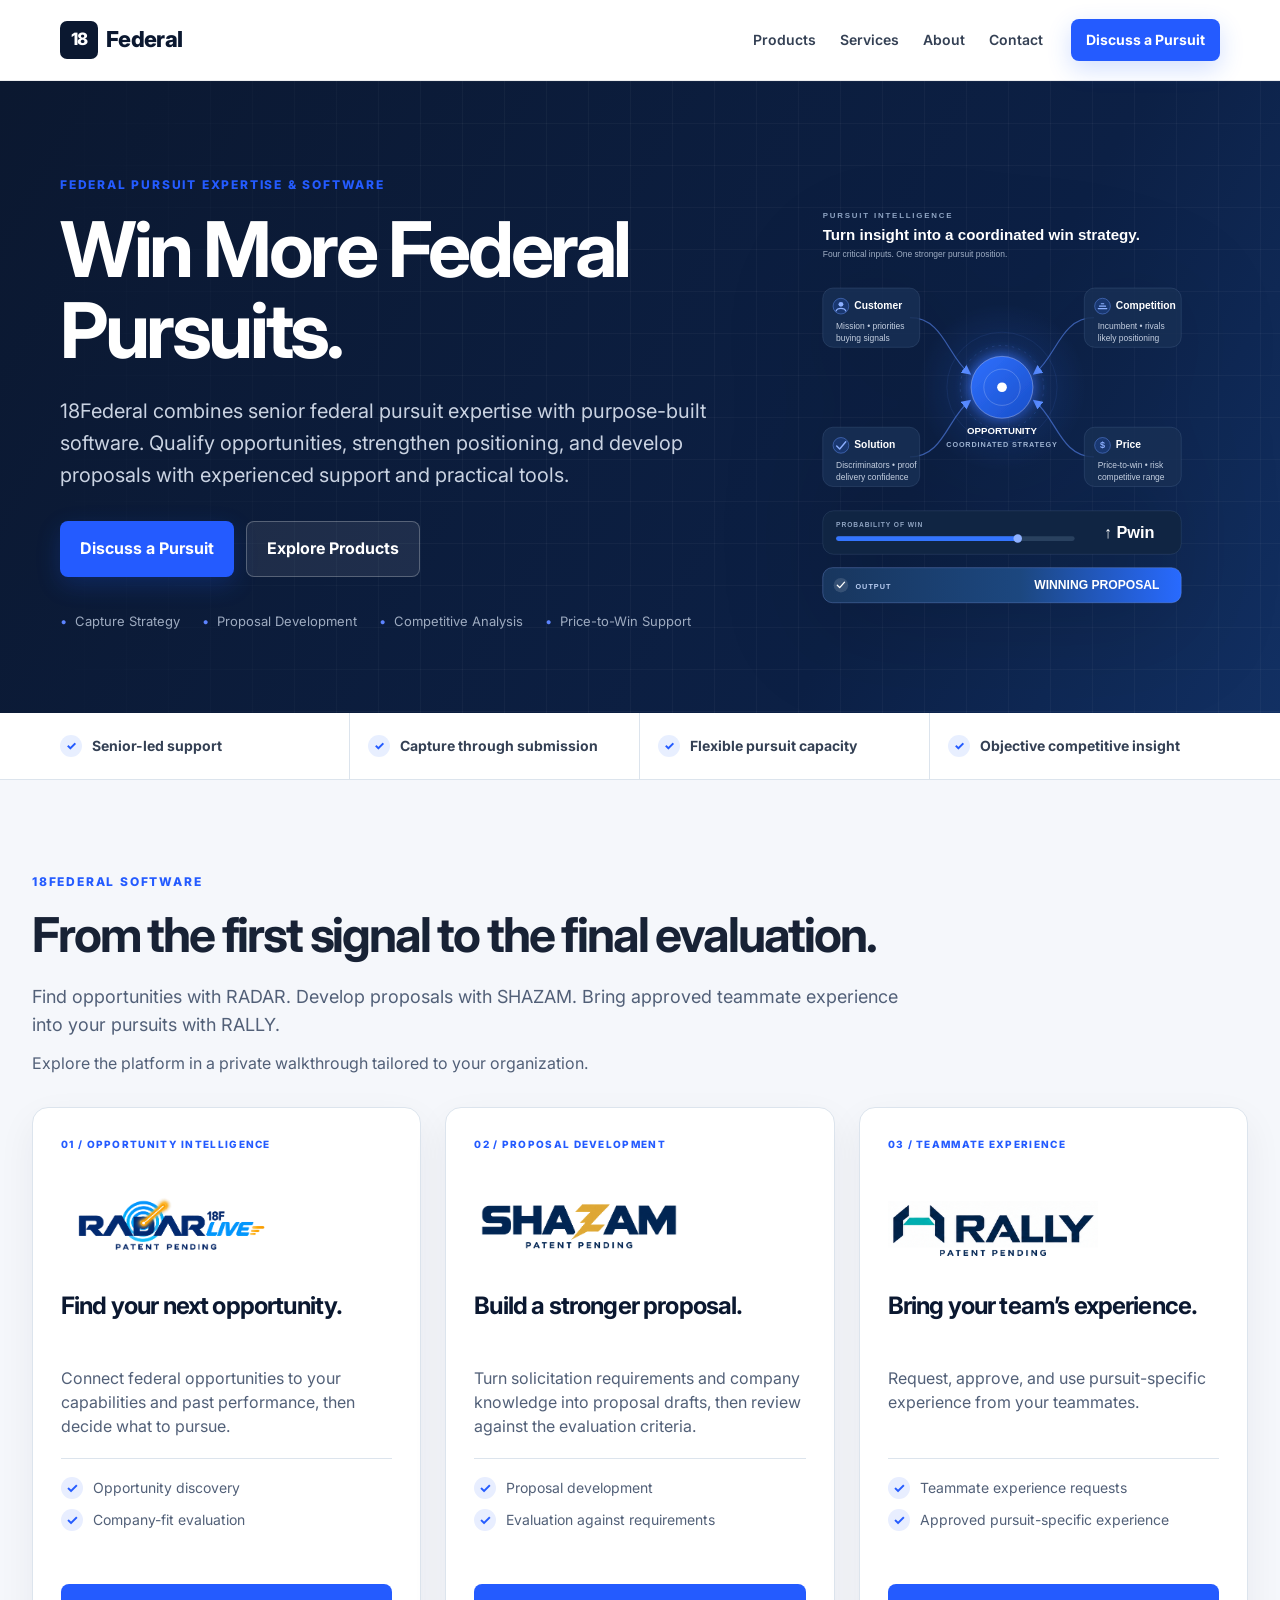
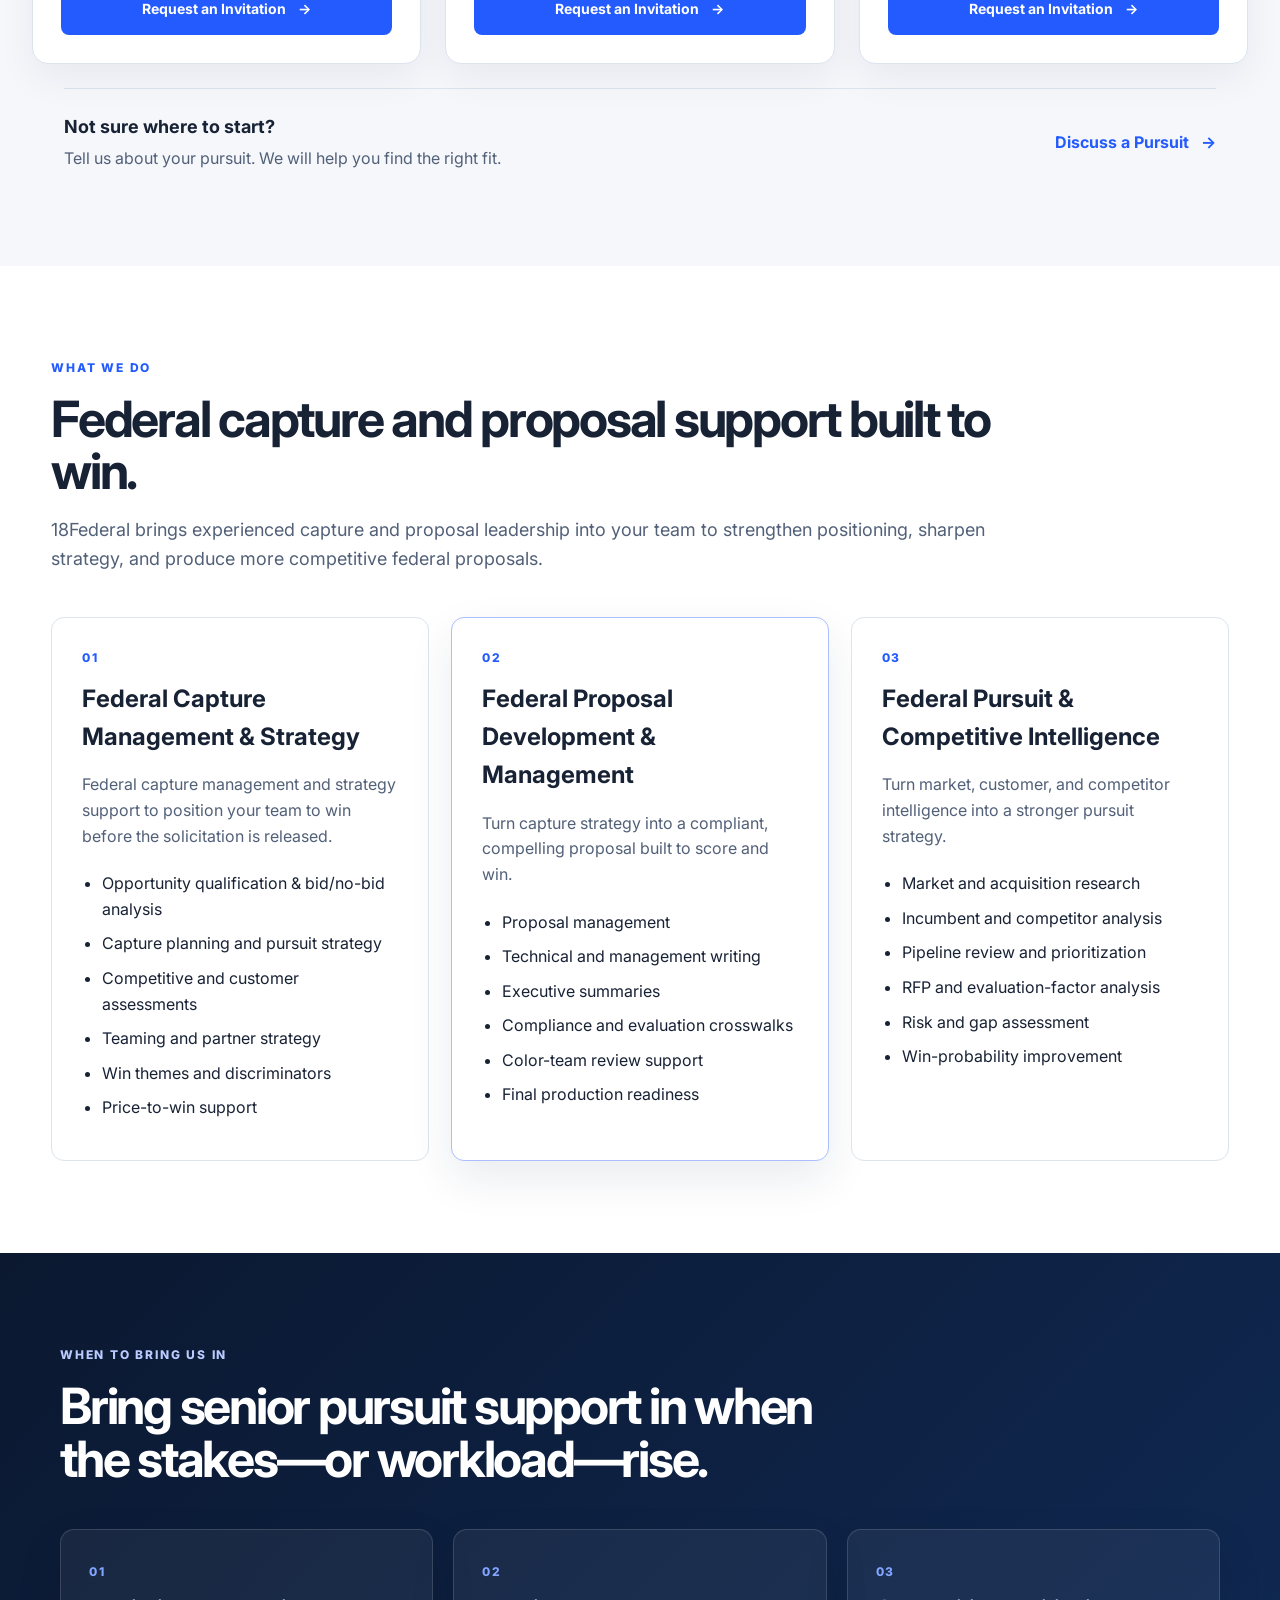
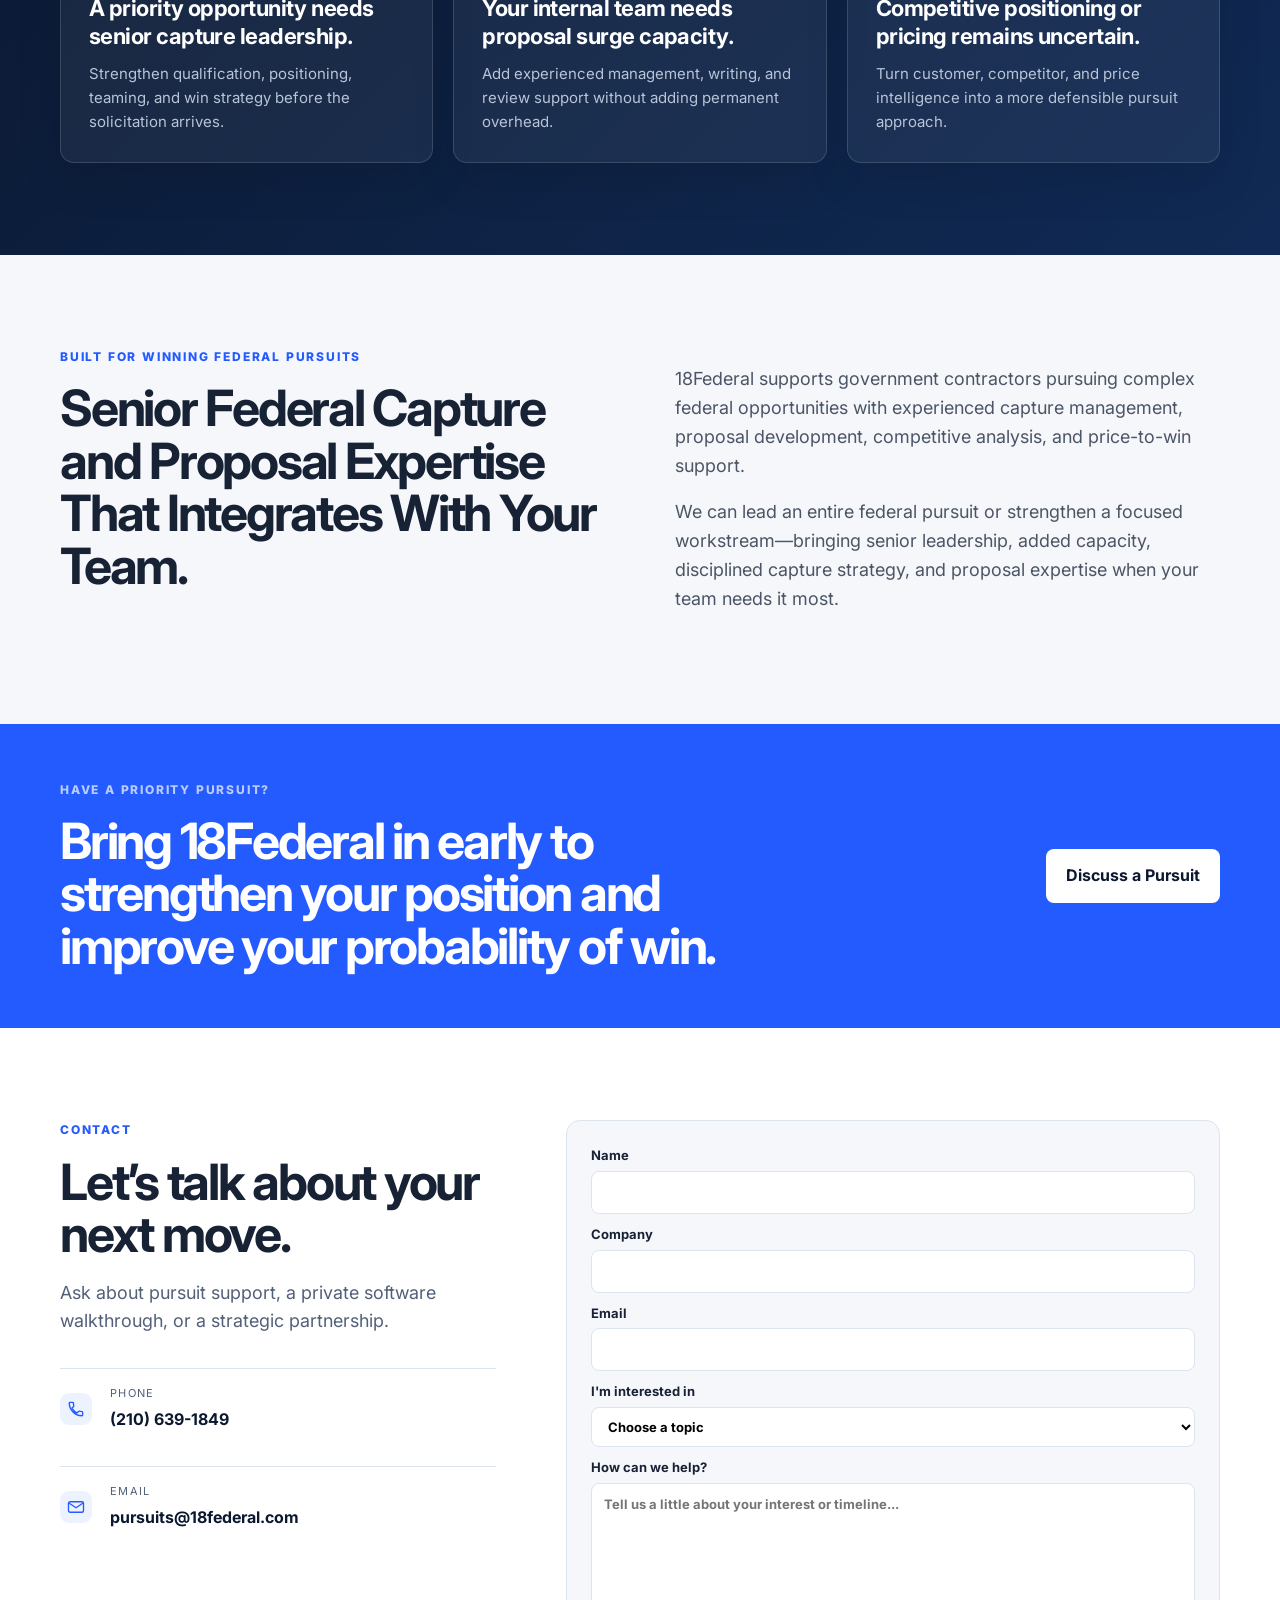
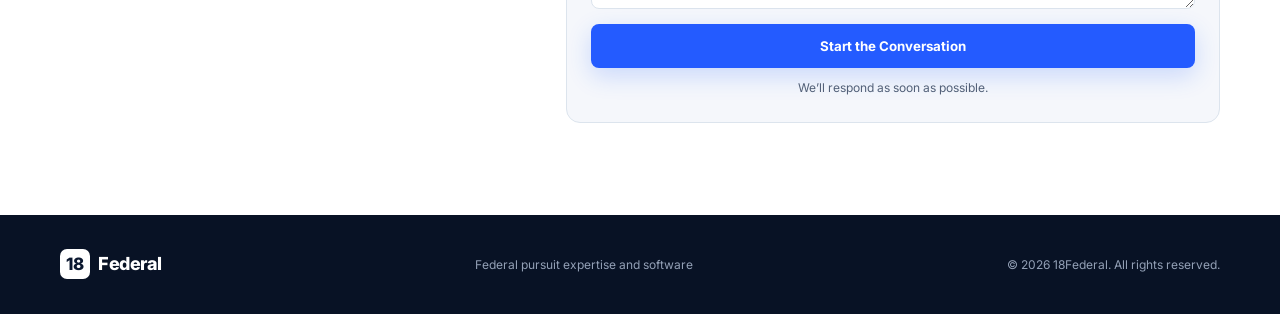
<file: index.html>
<!DOCTYPE html>
<html lang="en">
<head>
  <meta charset="UTF-8" />
  <meta name="viewport" content="width=device-width, initial-scale=1.0" />
  <link rel="icon" type="image/svg+xml" href="18federal-favicon.svg?v=20261004-1" />
 <title>18Federal | Federal Pursuit Expertise and Software</title>
  <meta name="description" content="18Federal combines senior federal capture and proposal expertise with RADAR opportunity intelligence, SHAZAM proposal software, and RALLY teammate experience." />
 <meta property="og:title" content="Federal Pursuit Expertise and Software | 18Federal" />
<meta property="og:description" content="Senior federal pursuit expertise alongside RADAR, SHAZAM, and RALLY software." />
<meta property="og:type" content="website" />
<meta property="og:url" content="https://18federal.com/" />

  <meta property="og:image" content="https://18federal.com/18federal-social.png" />
  <meta property="og:image:width" content="1200" />
<meta property="og:image:height" content="630" />
<meta name="twitter:card" content="summary_large_image" />
  <link rel="preconnect" href="https://fonts.googleapis.com">
  <link rel="preconnect" href="https://fonts.gstatic.com" crossorigin>
  <link href="https://fonts.googleapis.com/css2?family=Inter:wght@400;500;600;700;800&display=swap" rel="stylesheet">
  <link rel="stylesheet" href="styles.css?v=20261002-1" />
</head>
<body>
  <header class="site-header">
    <div class="container nav-wrap">
      <a class="brand" href="#home" aria-label="18Federal home">
        <span class="brand-mark">18</span><span class="brand-text">Federal</span>
      </a>
      <button class="menu-toggle" type="button" aria-expanded="false" aria-controls="primary-nav">Menu</button>
      <nav class="nav" id="primary-nav" aria-label="Main navigation">
        <a href="#products">Products</a>
        <a href="#services">Services</a>
        <a href="#about">About</a>
        <a href="#contact">Contact</a>
      </nav>
      <a class="btn btn-sm btn-primary" href="#contact">Discuss a Pursuit</a>
    </div>
  </header>

  <main>
    <section class="hero" id="home">
      <div class="hero-grid"></div>
      <div class="container hero-inner">
        <div class="hero-copy">
          <div class="eyebrow">Federal Pursuit Expertise & Software</div>
          <h1>Win More Federal Pursuits.</h1>
          <p class="hero-sub">
            18Federal combines senior federal pursuit expertise with purpose-built software. Qualify opportunities, strengthen positioning, and develop proposals with experienced support and practical tools.
          </p>
          <div class="hero-actions">
            <a class="btn btn-primary" href="#contact">Discuss a Pursuit</a>
            <a class="btn btn-secondary" href="#products">Explore Products</a>
          </div>
          <div class="trust-line">
            <span>Capture Strategy</span>
            <span>Proposal Development</span>
            <span>Competitive Analysis</span>
            <span>Price-to-Win Support</span>
          </div>
        </div>
        <div class="hero-graphic">
          <img src="18federal-pursuit-intelligence.svg?v=20260929-2" alt="Customer, competition, solution, and price intelligence converging into a winning federal proposal" />
        </div>
      </div>
    </section>

    <section class="credibility-strip" aria-label="18Federal engagement strengths">
      <div class="container credibility-grid">
        <div class="credibility-item"><span aria-hidden="true">✓</span><strong>Senior-led support</strong></div>
        <div class="credibility-item"><span aria-hidden="true">✓</span><strong>Capture through submission</strong></div>
        <div class="credibility-item"><span aria-hidden="true">✓</span><strong>Flexible pursuit capacity</strong></div>
        <div class="credibility-item"><span aria-hidden="true">✓</span><strong>Objective competitive insight</strong></div>
      </div>
    </section>

    <section class="section products-section" id="products" aria-labelledby="products-title">
      <div class="container">
        <div class="section-heading">
          <div class="eyebrow">18FEDERAL SOFTWARE</div>
          <h2 id="products-title">From the first signal to the final evaluation.</h2>
          <p>Find opportunities with RADAR. Develop proposals with SHAZAM. Bring approved teammate experience into your pursuits with RALLY.</p>
          <p class="product-support">Explore the platform in a private walkthrough tailored to your organization.</p>
        </div>
        <div class="product-grid">
          <article class="product-card" aria-labelledby="radar-title">
            <div class="eyebrow">01 / OPPORTUNITY INTELLIGENCE</div>
            <div class="product-logo"><img src="radar-patent-pending.png" alt="RADAR Live by 18Federal — Patent Pending" /></div>
            <h3 id="radar-title">Find your next opportunity.</h3>
            <p class="product-description">Connect federal opportunities to your capabilities and past performance, then decide what to pursue.</p>
            <ul class="product-capabilities"><li><span aria-hidden="true">✓</span>Opportunity discovery</li><li><span aria-hidden="true">✓</span>Company-fit evaluation</li></ul>
            <a class="btn btn-primary invitation-trigger" href="#contact" data-product="RADAR" aria-label="Request an Invitation for RADAR">Request an Invitation <span aria-hidden="true">→</span></a>
          </article>
          <article class="product-card" aria-labelledby="shazam-title">
            <div class="eyebrow">02 / PROPOSAL DEVELOPMENT</div>
            <div class="product-logo"><img src="shazam-patent-pending.png" alt="SHAZAM — Patent Pending" /></div>
            <h3 id="shazam-title">Build a stronger proposal.</h3>
            <p class="product-description">Turn solicitation requirements and company knowledge into proposal drafts, then review against the evaluation criteria.</p>
            <ul class="product-capabilities"><li><span aria-hidden="true">✓</span>Proposal development</li><li><span aria-hidden="true">✓</span>Evaluation against requirements</li></ul>
            <a class="btn btn-primary invitation-trigger" href="#contact" data-product="SHAZAM" aria-label="Request an Invitation for SHAZAM">Request an Invitation <span aria-hidden="true">→</span></a>
          </article>
          <article class="product-card" aria-labelledby="rally-title">
            <div class="eyebrow">03 / TEAMMATE EXPERIENCE</div>
            <div class="product-logo"><svg viewBox="245 665 660 145" role="img" aria-label="RALLY — Patent Pending" style="overflow:visible"><defs><clipPath id="rally-art-clip"><rect x="245" y="665" width="660" height="145" /></clipPath><clipPath id="rally-caption-clip"><rect x="408.33" y="818" width="333.34" height="19.75" /></clipPath></defs><g clip-path="url(#rally-art-clip)"><image href="rally-approved-brand.png" width="1672" height="941" /></g><g clip-path="url(#rally-caption-clip)"><image href="shazam-patent-pending.png" x="244.54672" y="651.48193" width="659.99497" height="219.99832" /></g></svg></div>
            <h3 id="rally-title">Bring your team’s experience.</h3>
            <p class="product-description">Request, approve, and use pursuit-specific experience from your teammates.</p>
            <ul class="product-capabilities"><li><span aria-hidden="true">✓</span>Teammate experience requests</li><li><span aria-hidden="true">✓</span>Approved pursuit-specific experience</li></ul>
            <a class="btn btn-primary invitation-trigger" href="#contact" data-product="RALLY" aria-label="Request an Invitation for RALLY">Request an Invitation <span aria-hidden="true">→</span></a>
          </article>
        </div>
        <div class="product-helper"><div><h3>Not sure where to start?</h3><p>Tell us about your pursuit. We will help you find the right fit.</p></div><a class="text-link" href="#contact">Discuss a Pursuit <span aria-hidden="true">→</span></a></div>
      </div>
    </section>

    <section class="section" id="services">
      <div class="container">
        <div class="section-heading">
          <div class="eyebrow">What We Do</div>
         <h2>Federal capture and proposal support built to win.</h2>
         <p>18Federal brings experienced capture and proposal leadership into your team to strengthen positioning, sharpen strategy, and produce more competitive federal proposals.</p>
        </div>

        <div class="service-grid">
          <article class="service-card">
            <div class="service-number">01</div>
           <h3>Federal Capture Management & Strategy</h3>
           <p>Federal capture management and strategy support to position your team to win before the solicitation is released.</p>
            <ul>
              <li>Opportunity qualification & bid/no-bid analysis</li>
              <li>Capture planning and pursuit strategy</li>
              <li>Competitive and customer assessments</li>
              <li>Teaming and partner strategy</li>
              <li>Win themes and discriminators</li>
              <li>Price-to-win support</li>
            </ul>
          </article>

          <article class="service-card featured">
            <div class="service-number">02</div>
           <h3>Federal Proposal Development & Management</h3>
          <p>Turn capture strategy into a compliant, compelling proposal built to score and win.</p>
            <ul>
              <li>Proposal management</li>
              <li>Technical and management writing</li>
              <li>Executive summaries</li>
              <li>Compliance and evaluation crosswalks</li>
              <li>Color-team review support</li>
              <li>Final production readiness</li>
            </ul>
          </article>

          <article class="service-card">
            <div class="service-number">03</div>
           <h3>Federal Pursuit & Competitive Intelligence</h3>
            <p>Turn market, customer, and competitor intelligence into a stronger pursuit strategy.</p>
            <ul>
              <li>Market and acquisition research</li>
              <li>Incumbent and competitor analysis</li>
              <li>Pipeline review and prioritization</li>
              <li>RFP and evaluation-factor analysis</li>
              <li>Risk and gap assessment</li>
              <li>Win-probability improvement</li>
            </ul>
          </article>
        </div>
      </div>
    </section>

    <section class="section timing-section" aria-labelledby="timing-title">
      <div class="container">
        <div class="section-heading timing-heading">
          <div class="eyebrow light">When to Bring Us In</div>
          <h2 id="timing-title">Bring senior pursuit support in when the stakes—or workload—rise.</h2>
        </div>
        <div class="timing-grid">
          <article class="timing-card">
            <span>01</span>
            <h3>A priority opportunity needs senior capture leadership.</h3>
            <p>Strengthen qualification, positioning, teaming, and win strategy before the solicitation arrives.</p>
          </article>
          <article class="timing-card">
            <span>02</span>
            <h3>Your internal team needs proposal surge capacity.</h3>
            <p>Add experienced management, writing, and review support without adding permanent overhead.</p>
          </article>
          <article class="timing-card">
            <span>03</span>
            <h3>Competitive positioning or pricing remains uncertain.</h3>
            <p>Turn customer, competitor, and price intelligence into a more defensible pursuit approach.</p>
          </article>
        </div>
      </div>
    </section>

    <section class="section alt" id="about">
      <div class="container about-grid">
        <div>
         <div class="eyebrow">BUILT FOR WINNING FEDERAL PURSUITS</div>
          <h2>Senior Federal Capture and Proposal Expertise That Integrates With Your Team.</h2>
        </div>
        <div class="about-copy">
          <p>
            18Federal supports government contractors pursuing complex federal opportunities with experienced capture management, proposal development, competitive analysis, and price-to-win support.
          </p>
          <p>
            We can lead an entire federal pursuit or strengthen a focused workstream—bringing senior leadership, added capacity, disciplined capture strategy, and proposal expertise when your team needs it most.
          </p>
        </div>
      </div>
    </section>

    <section class="cta-band">
      <div class="container cta-inner">
        <div>
          <div class="eyebrow light">Have a priority pursuit?</div>
    <h2>Bring 18Federal in early to strengthen your position and improve your probability of win.</h2>
        </div>
        <a class="btn btn-light" href="#contact">Discuss a Pursuit</a>
      </div>
    </section>

    <section class="section" id="contact">
      <div class="container contact-grid">
        <div>
          <div class="eyebrow">Contact</div>
          <h2>Let’s talk about your next move.</h2>
          <p class="contact-intro">
           Ask about pursuit support, a private software walkthrough, or a strategic partnership.
          </p>

          <div class="contact-details">
            <div>
              <svg class="contact-icon" viewBox="0 0 24 24" aria-hidden="true">
                <path d="M6.6 10.8a15.5 15.5 0 0 0 6.6 6.6l2.2-2.2a1 1 0 0 1 1-.24c1.1.36 2.25.54 3.45.54a1 1 0 0 1 1 1V20a1 1 0 0 1-1 1C10.55 21 3 13.45 3 4.15a1 1 0 0 1 1-1h3.5a1 1 0 0 1 1 1c0 1.2.18 2.35.54 3.45a1 1 0 0 1-.24 1Z" />
              </svg>
              <small>PHONE</small>
              <strong><a href="tel:+12106391849">(210) 639-1849</a></strong>
            </div>
            <div>
              <svg class="contact-icon" viewBox="0 0 24 24" aria-hidden="true">
                <path d="M4 5h16a2 2 0 0 1 2 2v10a2 2 0 0 1-2 2H4a2 2 0 0 1-2-2V7a2 2 0 0 1 2-2Z" />
                <path d="m3 7 9 6 9-6" />
              </svg>
              <small>EMAIL</small>
              <strong><a href="mailto:pursuits@18federal.com">pursuits@18federal.com</a></strong>
            </div>
          </div>
        </div>

      <form class="contact-form" id="leadForm" action="https://formspree.io/f/xjybgvlz" method="POST">
        <input type="hidden" name="product" id="contact-product" value="" />
        <input type="hidden" name="_next" value="https://18federal.com/#thank-you">
          <label>
            Name
            <input type="text" name="name" required />
          </label>
          <label>
            Company
            <input type="text" name="company" />
          </label>
          <label>
            Email
            <input type="email" name="email" required />
          </label>
          <label>
            I'm interested in
            <select name="interest" required>
              <option value="" selected disabled>Choose a topic</option>
              <option value="Pursuit Support">Pursuit Support</option>
              <option value="Software Invitation">Software Invitation</option>
              <option value="Strategic Partnership">Strategic Partnership</option>
            </select>
          </label>
          <label>
            How can we help?
            <textarea name="message" rows="5" required placeholder="Tell us a little about your interest or timeline..."></textarea>
          </label>
          <button class="btn btn-primary full" type="submit">Start the Conversation</button>
          <p class="form-note" id="formNote">
            We’ll respond as soon as possible.
          </p>
        </form>
      </div>
    </section>
  </main>
<section class="section thank-you-section" id="thank-you">
  <div class="container">
    <div class="section-heading">
      <div class="eyebrow">Thank You</div>
      <h2>Your message has been received.</h2>
      <p>We’ll review the details and follow up shortly.</p>
    </div>
  </div>
</section>
  <footer class="footer">
    <div class="container footer-inner">
      <div class="brand footer-brand"><span class="brand-mark">18</span><span class="brand-text">Federal</span></div>
     <p>Federal pursuit expertise and software</p>
      <p>© <span id="year"></span> 18Federal. All rights reserved.</p>
    </div>
  </footer>
<script type="application/ld+json">
{
  "@context": "https://schema.org",
  "@graph": [
    {
      "@type": "ProfessionalService",
      "@id": "https://18federal.com/#organization",
      "name": "18Federal",
      "url": "https://18federal.com/",
      "description": "Federal capture management, proposal development, competitive analysis, price-to-win, and pursuit support for government contractors.",
      "telephone": "+1-210-639-1849",
      "email": "pursuits@18federal.com",
      "areaServed": {
        "@type": "Country",
        "name": "United States"
      }
    },
    {
      "@type": "Service",
      "name": "Federal Capture and Proposal Support",
      "provider": {
        "@id": "https://18federal.com/#organization"
      },
      "serviceType": [
        "Federal Capture Management",
        "Federal Proposal Development",
        "Price-to-Win Support",
        "Competitive Intelligence",
        "Federal Pursuit Support"
      ],
      "areaServed": {
        "@type": "Country",
        "name": "United States"
      }
    }
  ]
}
</script>
  <script src="script.js?v=20261002-1"></script>
</body>
</html>
</file>
<file: styles.css>
*{box-sizing:border-box}
:root{
  --navy:#0b1830;
  --navy-2:#101f3b;
  --blue:#1f5eff;
  --blue-2:#1747c7;
  --text:#172033;
  --muted:#667085;
  --line:#dfe4ec;
  --soft:#f5f7fb;
  --white:#fff;
}
html{scroll-behavior:smooth}
body{margin:0;font-family:Inter,Arial,sans-serif;color:var(--text);background:#fff;line-height:1.6}
.container{width:min(1160px,92%);margin:0 auto}
.site-header{position:sticky;top:0;z-index:20;background:rgba(255,255,255,.96);backdrop-filter:blur(10px);border-bottom:1px solid rgba(11,24,48,.08)}
.nav-wrap{height:74px;display:flex;align-items:center;gap:28px}
.brand{display:inline-flex;align-items:center;text-decoration:none;color:var(--navy);font-weight:800;letter-spacing:-.04em}
.brand-mark{display:inline-grid;place-items:center;background:var(--navy);color:#fff;width:38px;height:38px;border-radius:7px;margin-right:8px;font-size:17px}
.brand-text{font-size:22px}
.nav{display:flex;gap:24px;margin-left:auto}
.nav a{text-decoration:none;color:#344054;font-size:14px;font-weight:600}
.nav a:hover{color:var(--blue)}
.btn{display:inline-flex;justify-content:center;align-items:center;text-decoration:none;border:0;border-radius:8px;padding:14px 20px;font-weight:700;font-family:inherit;cursor:pointer;transition:.2s}
.btn-sm{padding:10px 15px;font-size:14px}
.btn-primary{background:var(--blue);color:#fff;box-shadow:0 8px 24px rgba(31,94,255,.2)}
.btn-primary:hover{background:var(--blue-2);transform:translateY(-1px)}
.btn-secondary{background:rgba(255,255,255,.08);color:#fff;border:1px solid rgba(255,255,255,.25)}
.btn-light{background:#fff;color:var(--navy)}
.hero{position:relative;overflow:hidden;background:linear-gradient(120deg,var(--navy) 0%,#0c2045 70%,#123063 100%);color:#fff;padding:92px 0 80px}
.hero-grid{position:absolute;inset:0;background-image:linear-gradient(rgba(255,255,255,.035) 1px,transparent 1px),linear-gradient(90deg,rgba(255,255,255,.035) 1px,transparent 1px);background-size:42px 42px;mask-image:linear-gradient(to right,transparent,black 35%,black)}
.hero-inner{position:relative;display:grid;grid-template-columns:1.2fr .8fr;gap:70px;align-items:center}
.eyebrow{text-transform:uppercase;letter-spacing:.15em;font-size:12px;font-weight:800;color:var(--blue);margin-bottom:16px}
.eyebrow.light{color:#b9cbff}
.hero h1,.section h2,.cta-band h2{margin:0;line-height:1.05;letter-spacing:-.045em}
.hero h1{font-size:clamp(48px,6vw,78px);max-width:720px}
.hero-sub{font-size:20px;color:#cad3e2;max-width:720px;margin:24px 0 30px}
.hero-actions{display:flex;gap:12px;flex-wrap:wrap}
.trust-line{display:flex;flex-wrap:wrap;gap:10px 22px;margin-top:34px;color:#9eabc0;font-size:13px}
.trust-line span:before{content:"•";color:#5d84ff;margin-right:8px}
.hero-panel{background:rgba(255,255,255,.055);border:1px solid rgba(255,255,255,.13);padding:26px;border-radius:14px;box-shadow:0 20px 70px rgba(0,0,0,.18)}
.panel-kicker{font-size:11px;letter-spacing:.17em;color:#91a5c8;font-weight:700;margin-bottom:10px}
.panel-step{display:grid;grid-template-columns:42px 1fr;gap:14px;padding:15px 0;border-bottom:1px solid rgba(255,255,255,.1)}
.panel-step span{color:#6d92ff;font-weight:800;font-size:13px}
.panel-step strong{display:block;font-size:17px}
.panel-step small{display:block;color:#9eabc0;margin-top:2px}
.panel-step.final{border-bottom:0}
.hero-graphic{display:flex;align-items:center;justify-content:center}
.hero-graphic img{display:block;width:100%;height:auto;max-height:620px;filter:drop-shadow(0 20px 50px rgba(0,0,0,.18))}
.credibility-strip{background:#fff;border-bottom:1px solid var(--line);box-shadow:0 10px 28px rgba(11,24,48,.04)}
.credibility-grid{display:grid;grid-template-columns:repeat(4,1fr);align-items:stretch}
.credibility-item{display:flex;align-items:center;gap:10px;padding:22px 18px;border-right:1px solid var(--line);color:#344054;font-size:14px;line-height:1.35}
.credibility-item:first-child{padding-left:0}
.credibility-item:last-child{border-right:0;padding-right:0}
.credibility-item span{display:grid;place-items:center;flex:0 0 22px;width:22px;height:22px;border-radius:50%;background:rgba(31,94,255,.1);color:var(--blue);font-size:12px;font-weight:800}
.credibility-item strong{font-weight:700}
.section{padding:92px 0}
.section.alt{background:var(--soft)}
.section-heading{max-width:960px;margin-bottom:44px}
.section h2,.cta-band h2{font-size:clamp(34px,4vw,50px)}
.section-heading p,.contact-intro{color:var(--muted);font-size:18px}
.service-grid{display:grid;grid-template-columns:repeat(3,1fr);gap:22px}
#services .container{width:min(1400px,92%)}
.service-card{padding:30px;border:1px solid var(--line);border-radius:13px;background:#fff}
.service-card.featured{border-color:#a9bfff;box-shadow:0 18px 45px rgba(24,39,75,.09)}
.service-number{font-size:12px;font-weight:800;color:var(--blue);letter-spacing:.12em}
.service-card h3{font-size:24px;margin:12px 0 8px}
.service-card p{color:var(--muted)}
.service-card ul{padding-left:20px;margin:22px 0 0}
.service-card li{margin:9px 0}
.timing-section{background:linear-gradient(135deg,var(--navy) 0%,#102a55 100%);color:#fff}
.timing-heading{max-width:820px}
.timing-heading h2{color:#fff}
.timing-grid{display:grid;grid-template-columns:repeat(3,1fr);gap:20px}
.timing-card{padding:28px;border:1px solid rgba(255,255,255,.14);border-radius:14px;background:rgba(255,255,255,.055);box-shadow:0 18px 45px rgba(0,0,0,.1)}
.timing-card span{display:inline-block;color:#83a4ff;font-size:12px;font-weight:800;letter-spacing:.14em;margin-bottom:14px}
.timing-card h3{margin:0 0 12px;font-size:22px;line-height:1.25;letter-spacing:-.025em}
.timing-card p{margin:0;color:#b8c4d7;font-size:15px}
.about-grid{display:grid;grid-template-columns:1fr 1fr;gap:70px;align-items:start}
.about-copy{font-size:18px;color:#4b5565}
.text-link{display:inline-block;margin-top:10px;color:var(--blue);font-weight:700;text-decoration:none}
.cta-band{background:var(--blue);color:#fff;padding:56px 0}
.cta-inner{display:flex;justify-content:space-between;align-items:center;gap:30px}
.cta-band h2{max-width:760px}
.contact-grid{display:grid;grid-template-columns:.8fr 1.2fr;gap:70px}
.contact-details{margin-top:32px;display:grid;gap:18px}
.contact-details > div{display:grid;grid-template-columns:38px 1fr;grid-template-rows:auto auto;column-gap:12px;align-items:center;padding:16px 0;border-top:1px solid var(--line)}
.contact-icon{grid-column:1;grid-row:1 / span 2;width:32px;height:32px;padding:7px;border-radius:9px;color:var(--blue);background:rgba(31,94,255,.08);stroke:currentColor;stroke-width:1.8;stroke-linecap:round;stroke-linejoin:round;fill:none}
.contact-details small,.contact-details strong{grid-column:2}
.contact-details small{display:block;font-size:11px;letter-spacing:.12em;color:var(--muted);margin-bottom:4px}
.contact-details a{color:var(--navy);text-decoration:none;transition:color .2s}
.contact-details a:hover{color:var(--blue)}
.contact-form{background:var(--soft);padding:24px;border-radius:14px;border:1px solid var(--line)}
.contact-form label{display:block;font-size:13px;font-weight:700;margin-bottom:10px}
.contact-form input,.contact-form textarea{width:100%;margin-top:5px;padding:10px 12px;border:1px solid var(--line);border-radius:8px;font:inherit;background:#fff}
.contact-form input:focus,.contact-form textarea:focus{outline:2px solid rgba(31,94,255,.18);border-color:var(--blue)}
.full{width:100%}
.form-note{font-size:12px;color:var(--muted);margin:10px 0 0;text-align:center}
.footer{background:#081225;color:#93a0b6;padding:28px 0}
.footer-inner{display:flex;align-items:center;justify-content:space-between;gap:20px;font-size:12px}
.footer-brand{color:#fff}
.footer-brand .brand-mark{background:#fff;color:var(--navy);width:30px;height:30px}
.footer-brand .brand-text{font-size:18px}
@media (max-width:860px){
  .nav{display:none}
  .nav-wrap .btn-sm{margin-left:auto}
  .hero{padding-top:68px}
  .hero-inner,.about-grid,.contact-grid{grid-template-columns:1fr}
  .hero-inner{gap:44px}
  .credibility-grid{grid-template-columns:repeat(2,1fr)}
  .credibility-item{padding:18px 14px;border-bottom:1px solid var(--line)}
  .credibility-item:nth-child(2){border-right:0}
  .credibility-item:nth-child(3),.credibility-item:nth-child(4){border-bottom:0}
  .credibility-item:first-child,.credibility-item:last-child{padding-left:14px;padding-right:14px}
  .service-grid,.timing-grid{grid-template-columns:1fr}
  .cta-inner{align-items:flex-start;flex-direction:column}
  .footer-inner{align-items:flex-start;flex-direction:column}
}
@media (max-width:520px){
  .site-header .btn-sm{display:none}
   .nav-wrap{height:58px}
  .hero{padding-top:38px}
  .hero-actions{flex-direction:row;flex-wrap:nowrap}
 .hero-actions .btn{width:auto;flex:1}
  .hero h1{font-size:46px}
  .hero-sub{font-size:17px}
  .section{padding:70px 0}
  
 
}
.thank-you-section { display: none; }
.thank-you-section:target { display: block; }
/* Product introduction and detail pages */
.products-section{background:#f5f7fb}
.product-grid{display:grid;grid-template-columns:repeat(2,minmax(0,1fr));gap:24px}
.product-card{background:#fff;border:1px solid var(--line);border-radius:16px;overflow:hidden;box-shadow:0 14px 38px rgba(11,24,48,.06)}
.product-card-copy{padding:30px}
.product-card h3{font-size:32px;line-height:1.1;margin:0 0 12px;color:var(--navy)}
.product-card p{font-size:17px;color:#475467;margin:0}
.product-preview{margin:18px 18px 0;border:1px solid #cad5e9;border-radius:10px 10px 4px 4px;background:#f6f9fe;min-height:225px;padding:16px;box-shadow:0 10px 24px rgba(13,37,78,.1);overflow:hidden}
.preview-top{display:flex;justify-content:space-between;align-items:center;gap:12px;color:#12264a;border-bottom:1px solid #d9e2f1;padding-bottom:11px;font-size:14px}
.preview-top strong{font-size:20px;letter-spacing:.06em}
.preview-top span{font-size:12px;color:#667892}
.preview-strip{display:flex;gap:8px;flex-wrap:wrap;padding:14px 0}
.preview-strip span{font-size:12px;font-weight:700;color:#294d82;border:1px solid #c8d8ed;background:#fff;border-radius:5px;padding:5px 9px}
.preview-row{display:flex;align-items:center;gap:10px;background:#fff;border:1px solid #e0e7f2;border-radius:7px;padding:10px;margin-bottom:8px}
.preview-row i{width:8px;height:8px;flex:none;border-radius:50%;background:#4181ec}
.preview-row span{display:grid;line-height:1.3;flex:1;min-width:0}
.preview-row b{font-size:13px;color:#1c3354}.preview-row small{font-size:11px;color:#64748b}
.preview-row em{font-style:normal;font-size:11px;color:#1a58b8;font-weight:700}
.shazam-preview{background:#f8f7ff}.shazam-preview .preview-row i{background:#7056cd}.shazam-preview .preview-strip span{color:#59419d;border-color:#ded5f5}
.preview-disclaimer{font-size:13px;color:#667085;margin:15px 0 0}
.contact-form select{width:100%;margin-top:5px;padding:10px 12px;border:1px solid var(--line);border-radius:8px;font:inherit;background:#fff}
.contact-form select:focus{outline:2px solid rgba(31,94,255,.18);border-color:var(--blue)}
.product-hero{background:linear-gradient(120deg,var(--navy),#123063);color:#fff;padding:86px 0}
.product-hero .container{display:grid;grid-template-columns:1fr .9fr;gap:60px;align-items:center}
.product-hero h1{font-size:clamp(44px,5vw,70px);line-height:1.05;letter-spacing:-.045em;margin:0 0 22px}
.product-hero p{font-size:19px;color:#d5deec;max-width:630px}
.product-hero .product-preview{margin:0;transform:rotate(1deg)}
.product-hero .eyebrow{color:#a9c2ff}
.detail-grid{display:grid;grid-template-columns:repeat(3,1fr);gap:22px}
.detail-grid article{padding:26px;border:1px solid var(--line);border-radius:12px}
.detail-grid h3{margin:0 0 8px;font-size:21px}.detail-grid p{margin:0;color:#5b6677}
.flow-band{background:#edf3fc;padding:58px 0}.flow-band p{font-size:19px;max-width:850px;margin:12px 0 0;color:#42536d}
.product-cta{padding:58px 0;background:#123063;color:#fff}.product-cta .container{display:flex;align-items:center;justify-content:space-between;gap:24px}.product-cta h2{margin:0;font-size:clamp(30px,3vw,42px)}
@media(max-width:860px){.product-grid,.product-hero .container,.detail-grid{grid-template-columns:1fr}.product-hero{padding:60px 0}.product-cta .container{flex-direction:column;align-items:flex-start}}
@media(max-width:520px){.product-card-copy{padding:22px}.product-preview{margin:12px 12px 0;padding:12px}.preview-top span{display:none}.nav-wrap{gap:12px}.nav{display:flex;gap:12px;margin-left:auto}.nav a{font-size:13px}.nav a[href="#about"],.nav a[href="../#about"]{display:none}}

.product-name-mark{margin:0 0 14px!important;line-height:0!important}
.product-name-mark img{display:block;width:min(100%,275px);height:auto}
.detail-name-mark{display:inline-block;max-width:min(100%,390px);background:#fff;border-radius:10px;padding:10px 14px;margin-bottom:24px}
.detail-name-mark img{display:block;width:100%;height:auto}
@media(max-width:520px){.product-name-mark img{width:min(100%,240px)}.detail-name-mark{max-width:300px}}

.products-section .product-card-copy{padding-top:34px;padding-bottom:34px}
.products-section .product-demo{margin-top:18px}
/* Approved public product family, October 2026 */
:root{--blue:#245bff;--text:#182235;--muted:#526078;--line:#dce4ed}
:focus-visible{outline:2px solid #245bff;outline-offset:3px}
section[id]{scroll-margin-top:100px}
.nav-wrap{height:80px}.nav a[aria-current]{color:var(--blue);text-decoration:underline;text-underline-offset:8px}
.menu-toggle{display:none}
.products-section .container{width:calc(100% - 64px);max-width:1280px}
.products-section .section-heading{max-width:100%;margin-bottom:32px}
.products-section h2{font-size:48px;line-height:56px;color:#182235;max-width:850px}
.products-section .section-heading p{max-width:80ch;line-height:28px;font-size:18px;margin:20px 0 0}
.products-section .section-heading .product-support{font-size:16px;line-height:24px;margin-top:12px}
.products-section .product-grid{grid-template-columns:repeat(3,minmax(0,1fr));gap:24px}
.products-section .product-card{padding:28px;display:flex;flex-direction:column;overflow:visible;transition:border-color .2s}
.products-section .product-card:hover{border-color:#a3b8ed}
.products-section .product-card .eyebrow{font-size:10px;line-height:16px;letter-spacing:.13em;min-height:32px;margin:0}
.product-logo{height:92px;display:flex;align-items:center;margin:10px 0 20px}
.product-logo img,.product-logo svg{width:210px;max-width:100%;height:auto;max-height:92px;object-fit:contain;object-position:left center}
.products-section .product-card h3{font-size:24px;line-height:32px;letter-spacing:-.035em;min-height:64px;margin:0 0 12px}
.products-section .product-description{color:#526078;font-size:16px;line-height:24px;margin:0 0 20px;flex:1}
.product-capabilities{border-top:1px solid #dce4ed;list-style:none;padding:18px 0 0;margin:0 0 20px;min-height:106px}
.product-capabilities li{display:flex;gap:10px;align-items:flex-start;font-size:14px;line-height:22px;color:#526078;margin-bottom:10px}
.product-capabilities li span{background:#e8eeff;color:#245bff;border-radius:50%;width:22px;flex:0 0 22px;text-align:center;font-weight:700}
.invitation-trigger{font-size:14px;min-height:48px;gap:12px;box-shadow:none;background:#245bff}
.invitation-trigger:hover{transform:none;background:#1947d1}
.product-helper{display:flex;align-items:center;justify-content:space-between;gap:24px;border-top:1px solid #dce4ed;margin:24px 32px 0;padding-top:24px}
.product-helper h3{font-size:18px;margin:0}.product-helper p{font-size:16px;line-height:24px;margin:4px 0;color:#526078}.product-helper a{flex-shrink:0;margin:0;min-height:44px;display:flex;align-items:center;gap:12px}
@media(max-width:1099px){.products-section .product-grid{grid-template-columns:repeat(2,minmax(0,1fr))}}
@media(max-width:860px){.menu-toggle{display:inline-flex;align-items:center;justify-content:center;min-height:44px;padding:8px 14px;margin-left:auto;background:#f5f7fb;border:1px solid #dce4ed;border-radius:8px;font:inherit}.nav{display:none;position:absolute;top:100%;left:0;right:0;background:#fff;padding:20px 32px;flex-direction:column;border-bottom:1px solid #dce4ed}.nav.open{display:flex}.nav a{min-height:44px;display:flex;align-items:center}.nav a[href="#about"]{display:flex}.nav-wrap .btn-sm{margin-left:0}}
@media(max-width:759px){.products-section .container{width:calc(100% - 40px)}.products-section h2{font-size:32px;line-height:38px}.products-section .product-grid{grid-template-columns:1fr}.products-section .product-card{padding:24px}.products-section .product-card h3,.products-section .product-card .eyebrow,.product-capabilities{min-height:0}.product-helper{margin:24px 0 0;align-items:flex-start;flex-direction:column;gap:12px}.nav-wrap{height:76px}}
@media(prefers-reduced-motion:reduce){html{scroll-behavior:auto}*,*::before,*::after{transition:none!important;animation:none!important}}
</file>
